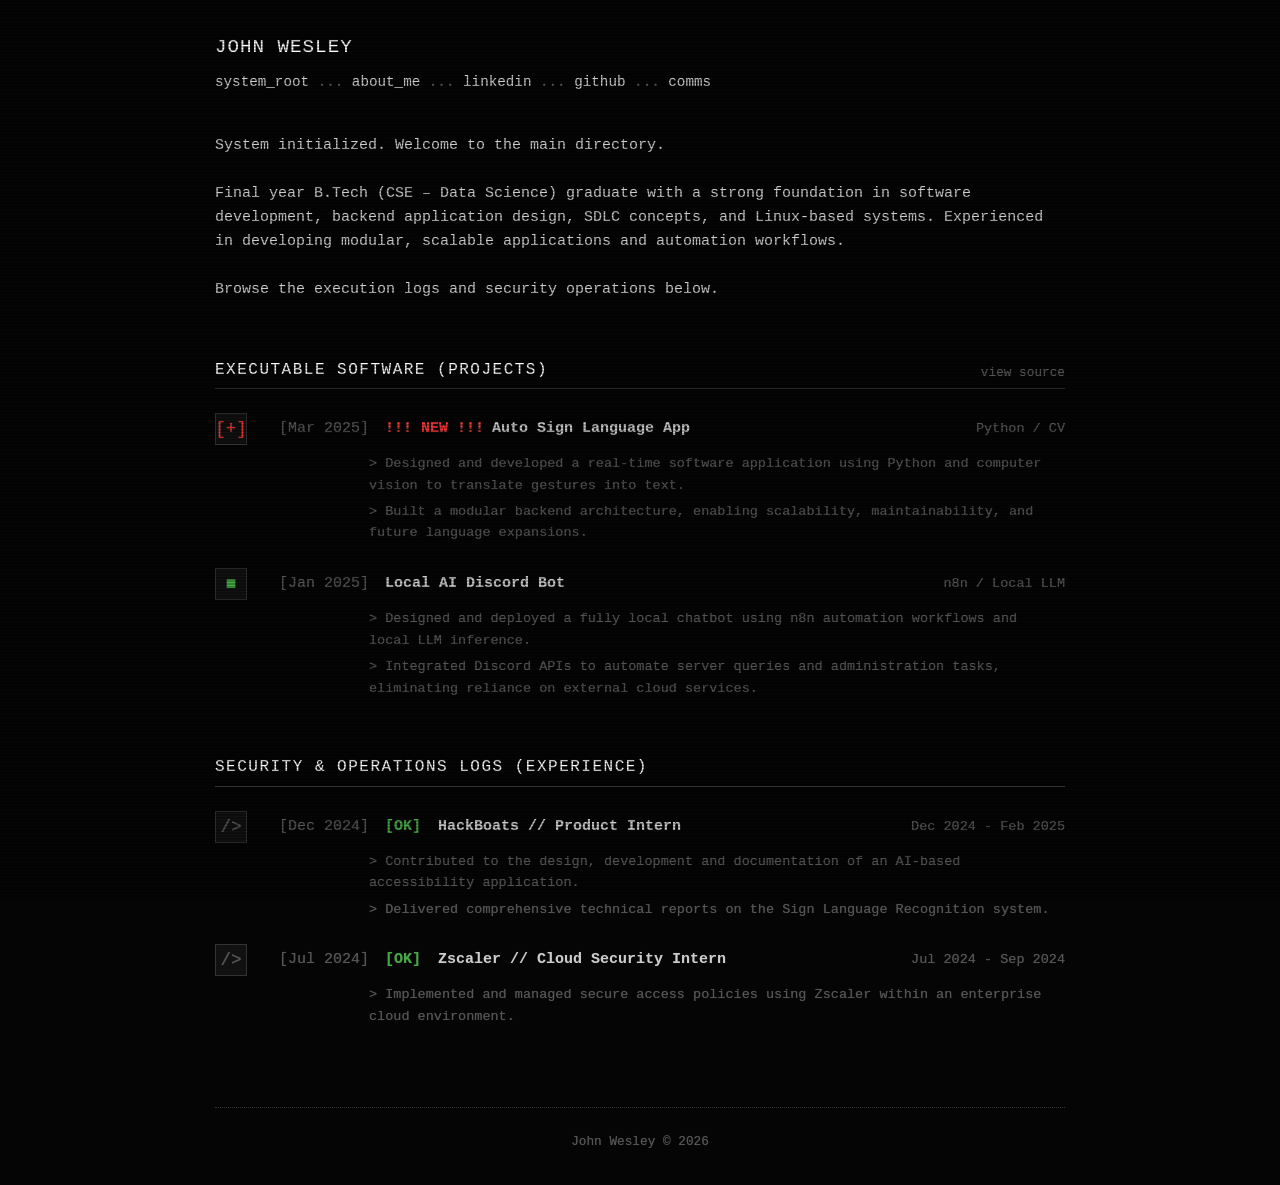
<file: index.html>
<!DOCTYPE html>
<html lang="en">
<head>
    <meta charset="UTF-8">
    <meta name="viewport" content="width=device-width, initial-scale=1.0">
    <title>John Wesley | Terminal</title>
    <link rel="stylesheet" href="style.css">
</head>
<body>

<div id="container">
    
    <header>
        <h1>JOHN WESLEY</h1>
        <div class="nav-links">
            <a href="index.html">system_root</a> ... 
            <a href="about.html">about_me</a> ... 
            <a href="https://linkedin.com/in/yourusername" target="_blank">linkedin</a> ... 
            <a href="https://github.com/johnwesb" target="_blank">github</a> ...
            <a href="mailto:johnwesleyb.dev@gmail.com">comms</a>
        </div>
    </header>

    <div class="intro">
        System initialized. Welcome to the main directory.<br><br>
        Final year B.Tech (CSE – Data Science) graduate with a strong foundation in software development, backend application design, SDLC concepts, and Linux-based systems. Experienced in developing modular, scalable applications and automation workflows.<br><br>
        Browse the execution logs and security operations below.
    </div>

    <section>
        <div class="section-header">
            <span class="section-title">Executable Software (Projects)</span>
            <a href="https://github.com/yourusername" class="view-all">view source</a>
        </div>
        <ul class="log-list">
            
            <li class="log-item">
                <div class="log-left">
                    <div class="project-icon" style="color: var(--accent);">[+]</div>
                    <span class="log-date">[Mar 2025]</span>
                    <span class="log-title"><span class="tag-new">!!! NEW !!!</span><a href="#">Auto Sign Language App</a></span>
                </div>
                <div class="log-right">Python / CV</div>
            </li>
            <li class="log-detail">
                <p>> Designed and developed a real-time software application using Python and computer vision to translate gestures into text.</p>
                <p>> Built a modular backend architecture, enabling scalability, maintainability, and future language expansions.</p>
            </li>

            <li class="log-item">
                <div class="log-left">
                    <div class="project-icon" style="color: var(--success);">&#9632;</div>
                    <span class="log-date">[Jan 2025]</span>
                    <span class="log-title"><a href="#">Local AI Discord Bot</a></span>
                </div>
                <div class="log-right">n8n / Local LLM</div>
            </li>
            <li class="log-detail">
                <p>> Designed and deployed a fully local chatbot using n8n automation workflows and local LLM inference.</p>
                <p>> Integrated Discord APIs to automate server queries and administration tasks, eliminating reliance on external cloud services.</p>
            </li>
        </ul>
    </section>

    <section>
        <div class="section-header">
            <span class="section-title">Security & Operations Logs (Experience)</span>
        </div>
        <ul class="log-list">
            <li class="log-item">
                <div class="log-left">
                    <div class="project-icon">/&gt;</div>
                    <span class="log-date">[Dec 2024]</span>
                    <span class="log-title"><span class="tag-update">[OK]</span> HackBoats // Product Intern</span>
                </div>
                <div class="log-right">Dec 2024 - Feb 2025</div>
            </li>
            <li class="log-detail">
                <p>> Contributed to the design, development and documentation of an AI-based accessibility application.</p>
                <p>> Delivered comprehensive technical reports on the Sign Language Recognition system.</p>
            </li>

            <li class="log-item">
                <div class="log-left">
                    <div class="project-icon">/&gt;</div>
                    <span class="log-date">[Jul 2024]</span>
                    <span class="log-title"><span class="tag-update">[OK]</span> Zscaler // Cloud Security Intern</span>
                </div>
                <div class="log-right">Jul 2024 - Sep 2024</div>
            </li>
            <li class="log-detail">
                <p>> Implemented and managed secure access policies using Zscaler within an enterprise cloud environment.</p>
            </li>
        </ul>
    </section>

    <footer>
        John Wesley © 2026
    </footer>

</div>

</body>
</html>
</file>
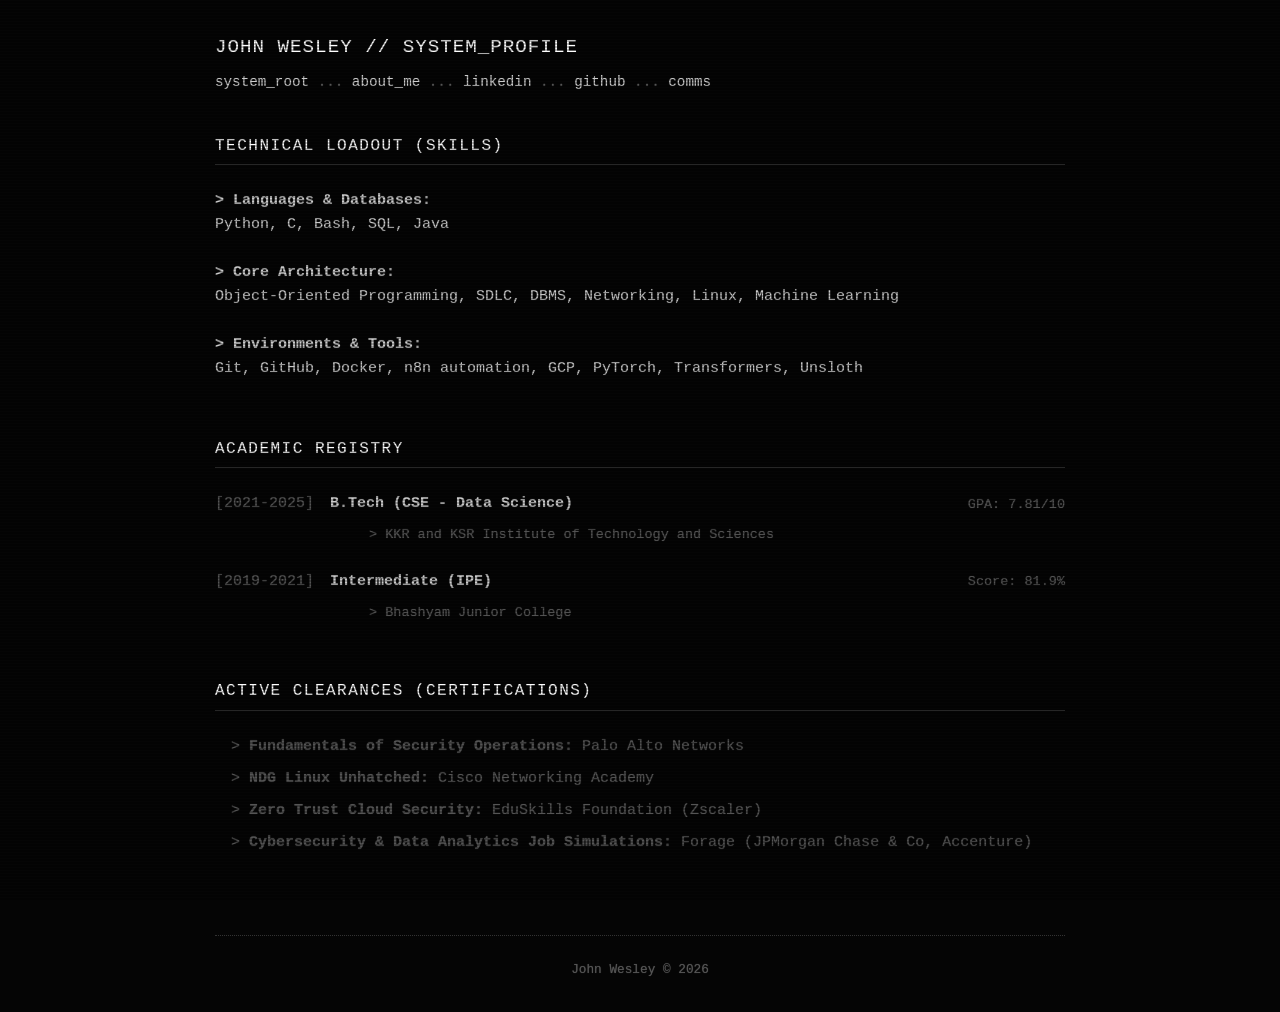
<file: about.html>
<!DOCTYPE html>
<html lang="en">
<head>
    <meta charset="UTF-8">
    <meta name="viewport" content="width=device-width, initial-scale=1.0">
    <title>John Wesley | User Profile</title>
    <link rel="stylesheet" href="style.css">
</head>
<body>

<div id="container">
    
    <header>
        <h1>JOHN WESLEY // SYSTEM_PROFILE</h1>
        <div class="nav-links">
            <a href="index.html">system_root</a> ... 
            <a href="about.html">about_me</a> ... 
            <a href="https://linkedin.com/in/yourusername" target="_blank">linkedin</a> ... 
            <a href="https://github.com/yourusername" target="_blank">github</a> ...
            <a href="mailto:your.email@example.com">comms</a>
        </div>
    </header>

    <section>
        <div class="section-header">
            <span class="section-title">Technical Loadout (Skills)</span>
        </div>
        <p>
            <strong>> Languages & Databases:</strong><br> Python, C, Bash, SQL, Java<br><br>
            <strong>> Core Architecture:</strong><br> Object-Oriented Programming, SDLC, DBMS, Networking, Linux, Machine Learning<br><br>
            <strong>> Environments & Tools:</strong><br> Git, GitHub, Docker, n8n automation, GCP, PyTorch, Transformers, Unsloth
        </p>
    </section>

    <section>
        <div class="section-header">
            <span class="section-title">Academic Registry</span>
        </div>
        <ul class="log-list">
            <li class="log-item">
                <div class="log-left">
                    <span class="log-date">[2021-2025]</span>
                    <span class="log-title">B.Tech (CSE - Data Science)</span>
                </div>
                <div class="log-right">GPA: 7.81/10</div>
            </li>
            <li class="log-detail">
                <p>> KKR and KSR Institute of Technology and Sciences</p>
            </li>

            <li class="log-item">
                <div class="log-left">
                    <span class="log-date">[2019-2021]</span>
                    <span class="log-title">Intermediate (IPE)</span>
                </div>
                <div class="log-right">Score: 81.9%</div>
            </li>
            <li class="log-detail">
                <p>> Bhashyam Junior College</p>
            </li>
        </ul>
    </section>

    <section>
        <div class="section-header">
            <span class="section-title">Active Clearances (Certifications)</span>
        </div>
        <ul class="log-list" style="color: var(--text-muted); padding-left: 1rem;">
            <li style="margin-bottom: 0.5rem;">> <strong>Fundamentals of Security Operations:</strong> Palo Alto Networks</li>
            <li style="margin-bottom: 0.5rem;">> <strong>NDG Linux Unhatched:</strong> Cisco Networking Academy</li>
            <li style="margin-bottom: 0.5rem;">> <strong>Zero Trust Cloud Security:</strong> EduSkills Foundation (Zscaler)</li>
            <li style="margin-bottom: 0.5rem;">> <strong>Cybersecurity & Data Analytics Job Simulations:</strong> Forage (JPMorgan Chase & Co, Accenture)</li>
        </ul>
    </section>

    <footer>
        John Wesley © 2026
    </footer>

</div>

</body>
</html>
</file>
<file: style.css>
/* style.css - Refined Terminal Aesthetic */

:root {
    --bg-color: #050505; /* Slightly darker */
    --text-main: #cccccc;
    --text-muted: #555555;
    --text-highlight: #ffffff;
    --accent: #ff3333; 
    --success: #44aa44;
}

* {
    box-sizing: border-box;
}

/* --- CRT SCANLINE EFFECT --- */
body::after {
    content: " ";
    display: block;
    position: fixed;
    top: 0; left: 0; bottom: 0; right: 0;
    background: linear-gradient(rgba(18, 16, 16, 0) 50%, rgba(0, 0, 0, 0.25) 50%);
    z-index: 999;
    background-size: 100% 3px;
    pointer-events: none; /* Lets you click through the scanlines */
}

body {
    background-color: var(--bg-color);
    color: var(--text-main);
    font-family: "Courier New", Courier, monospace;
    margin: 0;
    padding: 2rem 1rem;
    line-height: 1.6;
    font-size: 15px;
    text-shadow: 0 0 1px rgba(204, 204, 204, 0.3); /* Subtle terminal glow */
}

#container {
    max-width: 850px;
    margin: 0 auto;
    position: relative;
    z-index: 1;
}

/* Typography & Links */
a {
    color: var(--text-main);
    text-decoration: none;
    transition: color 0.1s ease, text-shadow 0.1s ease;
}

a:hover {
    color: var(--text-highlight);
    text-decoration: underline;
    text-underline-offset: 3px;
    text-shadow: 0 0 5px rgba(255, 255, 255, 0.6); /* Glows when hovered */
}

h1 {
    font-size: 1.2rem;
    font-weight: normal;
    color: var(--text-highlight);
    margin: 0 0 0.5rem 0;
    letter-spacing: 1px;
}

/* Navigation */
.nav-links {
    color: var(--text-muted);
    margin-bottom: 2.5rem;
    font-size: 0.95em;
}

.nav-links a { color: var(--text-main); }

/* Layout Sections */
.intro { margin-bottom: 3.5rem; }
section { margin-bottom: 3.5rem; }

.section-header {
    display: flex;
    justify-content: space-between;
    align-items: flex-end;
    border-bottom: 1px solid #333;
    margin-bottom: 1.5rem;
    padding-bottom: 0.3rem;
}

.section-title {
    color: var(--text-highlight);
    font-size: 1rem;
    text-transform: uppercase;
    letter-spacing: 1.5px;
}

.view-all {
    font-size: 0.85em;
    color: var(--text-muted);
}

/* --- RETRO PROJECT ICONS --- */
.project-icon {
    width: 32px;
    height: 32px;
    background-color: #111;
    border: 1px solid #333;
    display: flex;
    align-items: center;
    justify-content: center;
    font-size: 1.1rem;
    color: var(--text-muted);
    flex-shrink: 0;
    margin-right: 1rem;
}

/* Terminal Log Lists */
.log-list { list-style-type: none; padding: 0; margin: 0; }
.log-item { 
    display: flex; 
    justify-content: space-between; 
    align-items: center; /* Centers items vertically with the icon */
    margin-bottom: 0.5rem; 
}

.log-left { 
    display: flex; 
    align-items: center; /* Aligns date and title with icon */
    gap: 1rem; 
}
.log-date { color: var(--text-muted); min-width: 90px; }
.log-title { color: var(--text-main); font-weight: bold; }
.log-right { color: var(--text-muted); text-align: right; font-size: 0.9em; white-space: nowrap; }

.log-detail {
    color: var(--text-muted);
    font-size: 0.9em;
    margin-bottom: 1.5rem;
    /* Pushes text past the icon (32px + 1rem gap) and the date (90px + 1rem gap) */
    padding-left: calc(32px + 1rem + 90px + 1rem); 
}
.log-detail p {
    margin: 0 0 0.3rem 0;
}

/* Status Tags */
.tag-new { color: var(--accent); font-weight: bold; margin-right: 0.5rem; }
.tag-update { color: var(--success); margin-right: 0.5rem;}

/* Footer */
footer {
    margin-top: 5rem;
    border-top: 1px dotted #333;
    padding-top: 1.5rem;
    text-align: center;
    font-size: 0.85em;
    color: var(--text-muted);
}

/* Mobile Responsiveness */
@media (max-width: 650px) {
    .log-item {
        flex-direction: column;
        align-items: flex-start;
        margin-bottom: 0.2rem;
    }
    .log-left {
        margin-bottom: 0.3rem;
    }
    .log-right {
        text-align: left;
        padding-left: calc(32px + 1rem + 90px + 1rem);
        margin-bottom: 0.5rem;
    }
    .log-detail {
        padding-left: 0;
        margin-bottom: 2rem;
    }
}
</file>
